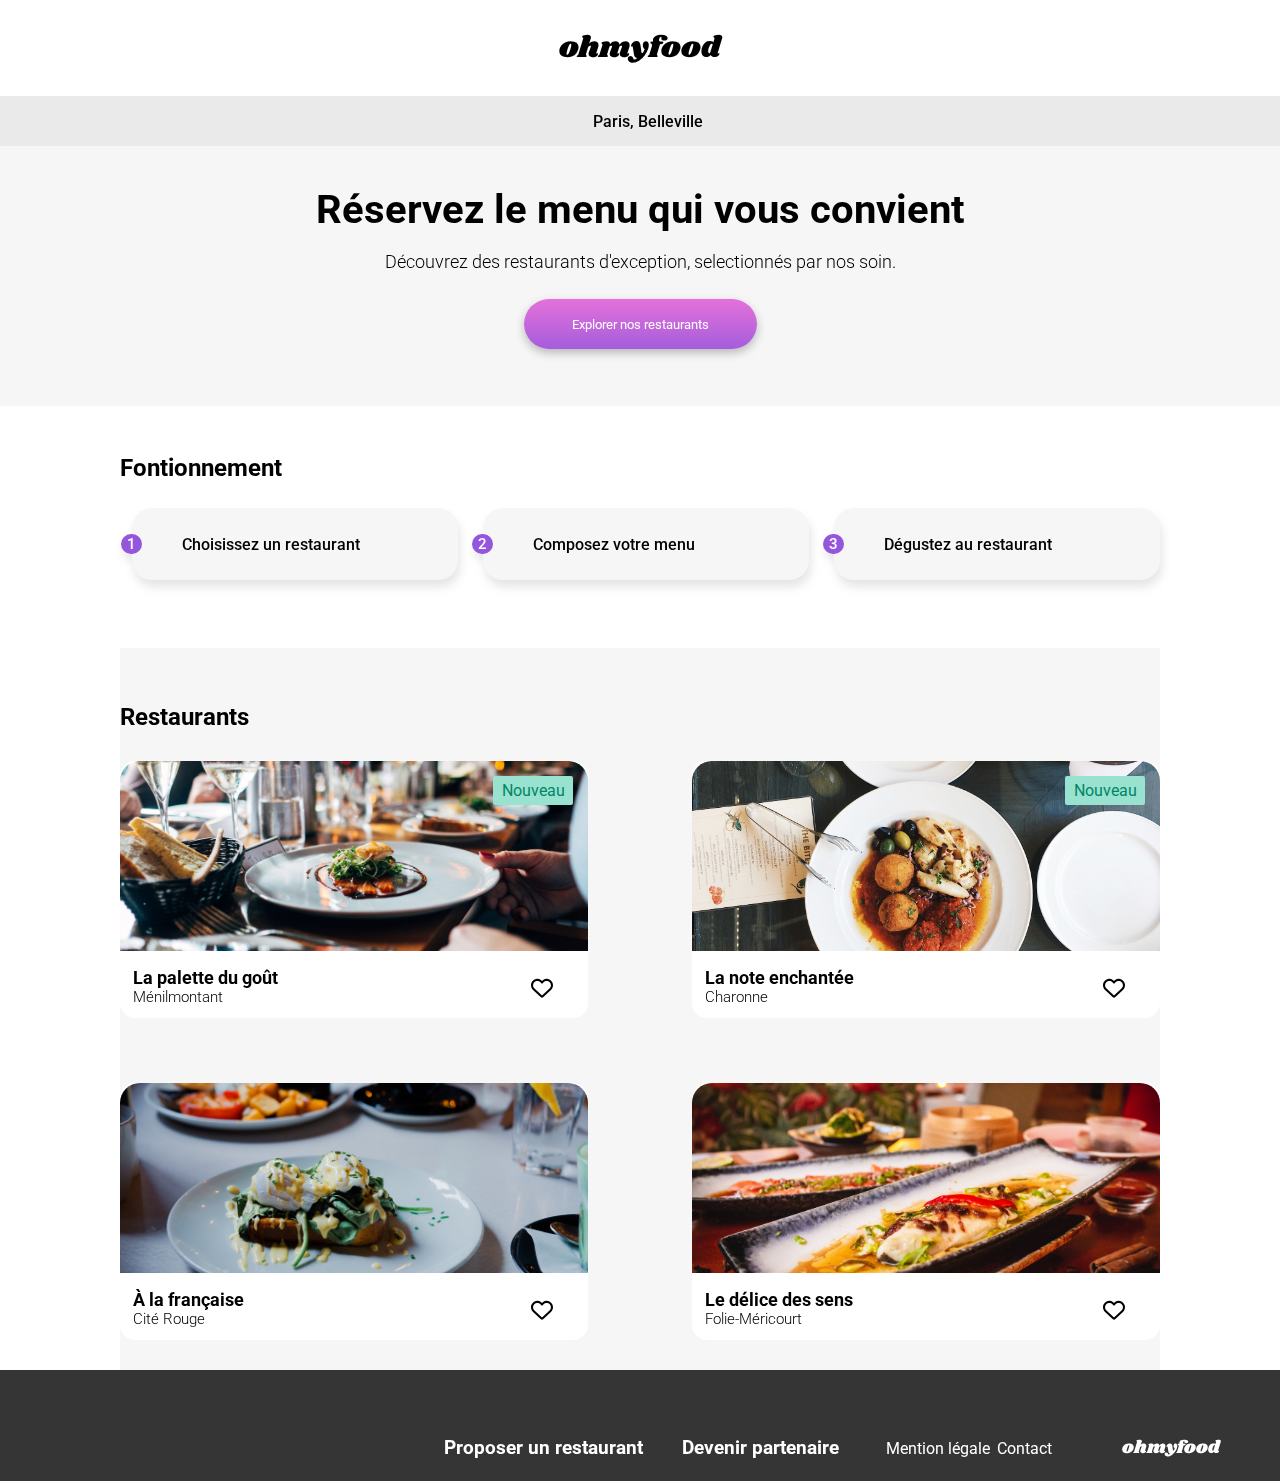
<file: index.html>
<!DOCTYPE html>
<html lang="fr">

<head>
    <meta charset="UTF-8">
    <meta name="viewport" content="width=device-width, initial-scale=1.0">
    <title>Ohmyfood - Réservez le menu qui vous convient</title>
    <link rel="preconnect" href="https://fonts.googleapis.com">
    <link rel="preconnect" href="https://fonts.gstatic.com" crossorigin>
    <link href="https://fonts.googleapis.com/css2?family=Roboto:wght@300;500;700&family=Shrikhand&display=swap"
        rel="stylesheet">
    <link rel="stylesheet" href="https://cdnjs.cloudflare.com/ajax/libs/font-awesome/6.2.1/css/all.min.css"
        integrity="sha512-MV7K8+y+gLIBoVD59lQIYicR65iaqukzvf/nwasF0nqhPay5w/9lJmVM2hMDcnK1OnMGCdVK+iQrJ7lzPJQd1w=="
        crossorigin="anonymous" referrerpolicy="no-referrer" />
    <link rel="stylesheet" href="./CSS/homepage.css">
</head>

<body>
    <div class="bloc">
        <div class="bloc-loader"></div>
    </div>

    <div class="main-container">
        <header>
            <p>ohmyfood</p>
        </header>

        <main>
            <!-- Localisation -->
            <section class="localisation">
                <i class="fa-sharp fa-solid fa-location-dot"></i>
                <h3>Paris, Belleville</h3>
            </section>

            <!-- Texte + bouton -->
            <section class="center">
                <h1>Réservez le menu qui vous convient</h1>
                <p>Découvrez des restaurants d'exception, selectionnés par nos soin.</p>
                <button type="button" class="button1">Explorer nos restaurants</button>
            </section>

            <!-- Fontionnement -->
            <section class="function">
                <h1>Fontionnement</h1>

                <div class="function-item">

                    <article class="item">
                        <div class="number">
                            <h3>1</h3>
                        </div>
                        <div class="fun">
                            <i class="fa-solid fa-mobile-screen-button"></i>
                            <h3>Choisissez un restaurant</h3>
                        </div>
                    </article>

                    <article class="item">
                        <div class="number">
                            <h3>2</h3>
                        </div>
                        <div class="fun">
                            <i class="fa-solid fa-list-ul"></i>
                            <h3>Composez votre menu</h3>
                        </div>
                    </article>

                    <article class="item">
                        <div class="number">
                            <h3>3</h3>
                        </div>
                        <div class="fun">
                            <i class="fa-sharp fa-solid fa-store"></i>
                            <h3>Dégustez au restaurant</h3>
                        </div>
                    </article>

                </div>
            </section>

            <!-- Restaurants -->
            <section class="restaurant" id="restau">
                <h1>Restaurants</h1>

                <div class="restaurant-card">

                    <a href="./restaurant/palette.html">
                        <article class="card">
                            <div class="new">
                                <p>Nouveau</p>
                            </div>
                            <img src="./images/restaurants/jay-wennington-N_Y88TWmGwA-unsplash.jpg"
                                alt="La palette du goût">
                            <div class="card-content">
                                <div class="card-txt">
                                    <h2 class="card-title">La palette du goût</h2>
                                    <p class="card-subtitle">Ménilmontant</p>
                                </div>
                                <span class="card__heart">
                                    <img src="./images/heart.svg" class="heart heart_empty" alt="Petit coeur">
                                    <img src="./images/heart_full.svg" class="heart heart_full" alt="Petit coeur">
                                </span>
                            </div>
                        </article>
                    </a>

                    <a href="./restaurant/note.html">
                        <article class="card">
                            <div class="new">
                                <p>Nouveau</p>
                            </div>
                            <img src="./images/restaurants/stil-u2Lp8tXIcjw-unsplash.jpg" alt="La note enchantée">
                            <div class="card-content">
                                <div class="card-txt">
                                    <h2 class="card-title">La note enchantée</h2>
                                    <p class="card-subtitle">Charonne</p>
                                </div>
                                <span class="card__heart">
                                    <img src="./images/heart.svg" class="heart heart_empty" alt="Petit coeur">
                                    <img src="./images/heart_full.svg" class="heart heart_full" alt="Petit coeur">
                                </span>
                            </div>
                        </article>
                    </a>

                    <a href="./restaurant/francaise.html">
                        <article class="card">
                            <img src="./images/restaurants/toa-heftiba-DQKerTsQwi0-unsplash.jpg" alt="A la française">
                            <div class="card-content">
                                <div class="card-txt">
                                    <h2 class="card-title">À la française</h2>
                                    <p class="card-subtitle">Cité Rouge</p>
                                </div>
                                <span class="card__heart">
                                    <img src="./images/heart.svg" class="heart heart_empty" alt="Petit coeur">
                                    <img src="./images/heart_full.svg" class="heart heart_full" alt="Petit coeur">
                                </span>
                            </div>
                        </article>
                    </a>

                    <a href="./restaurant/delice.html">
                        <article class="card">
                            <img src="./images/restaurants/louis-hansel-shotsoflouis-qNBGVyOCY8Q-unsplash.jpg"
                                alt="Le délice des sens">
                            <div class="card-content">
                                <div class="card-txt">
                                    <h2 class="card-title">Le délice des sens</h2>
                                    <p class="card-subtitle">Folie-Méricourt</p>
                                </div>
                                <span class="card__heart">
                                    <img src="./images/heart.svg" class="heart heart_empty" alt="Petit coeur">
                                    <img src="./images/heart_full.svg" class="heart heart_full" alt="Petit coeur">
                                </span>
                            </div>
                        </article>
                    </a>
                </div>
            </section>
        </main>

        <footer>
            <div class="link">
                <div class="link1">
                    <div class="icon"><i class="fa-sharp fa-solid fa-utensils"></i></div>
                    <h3>Proposer un restaurant</h3>
                </div>

                <div class="link1">
                    <div class="icon"><i class="fa-solid fa-handshake-angle"></i></div>
                    <h3>Devenir partenaire</h3>
                </div>

                <div class="contact">
                    <p>Mention légale</p>
                    <p>Contact</p>
                </div>
            </div>

            <div class="logo">
                <p>ohmyfood</p>
            </div>
        </footer>
    </div>
</body>

</html>
</file>
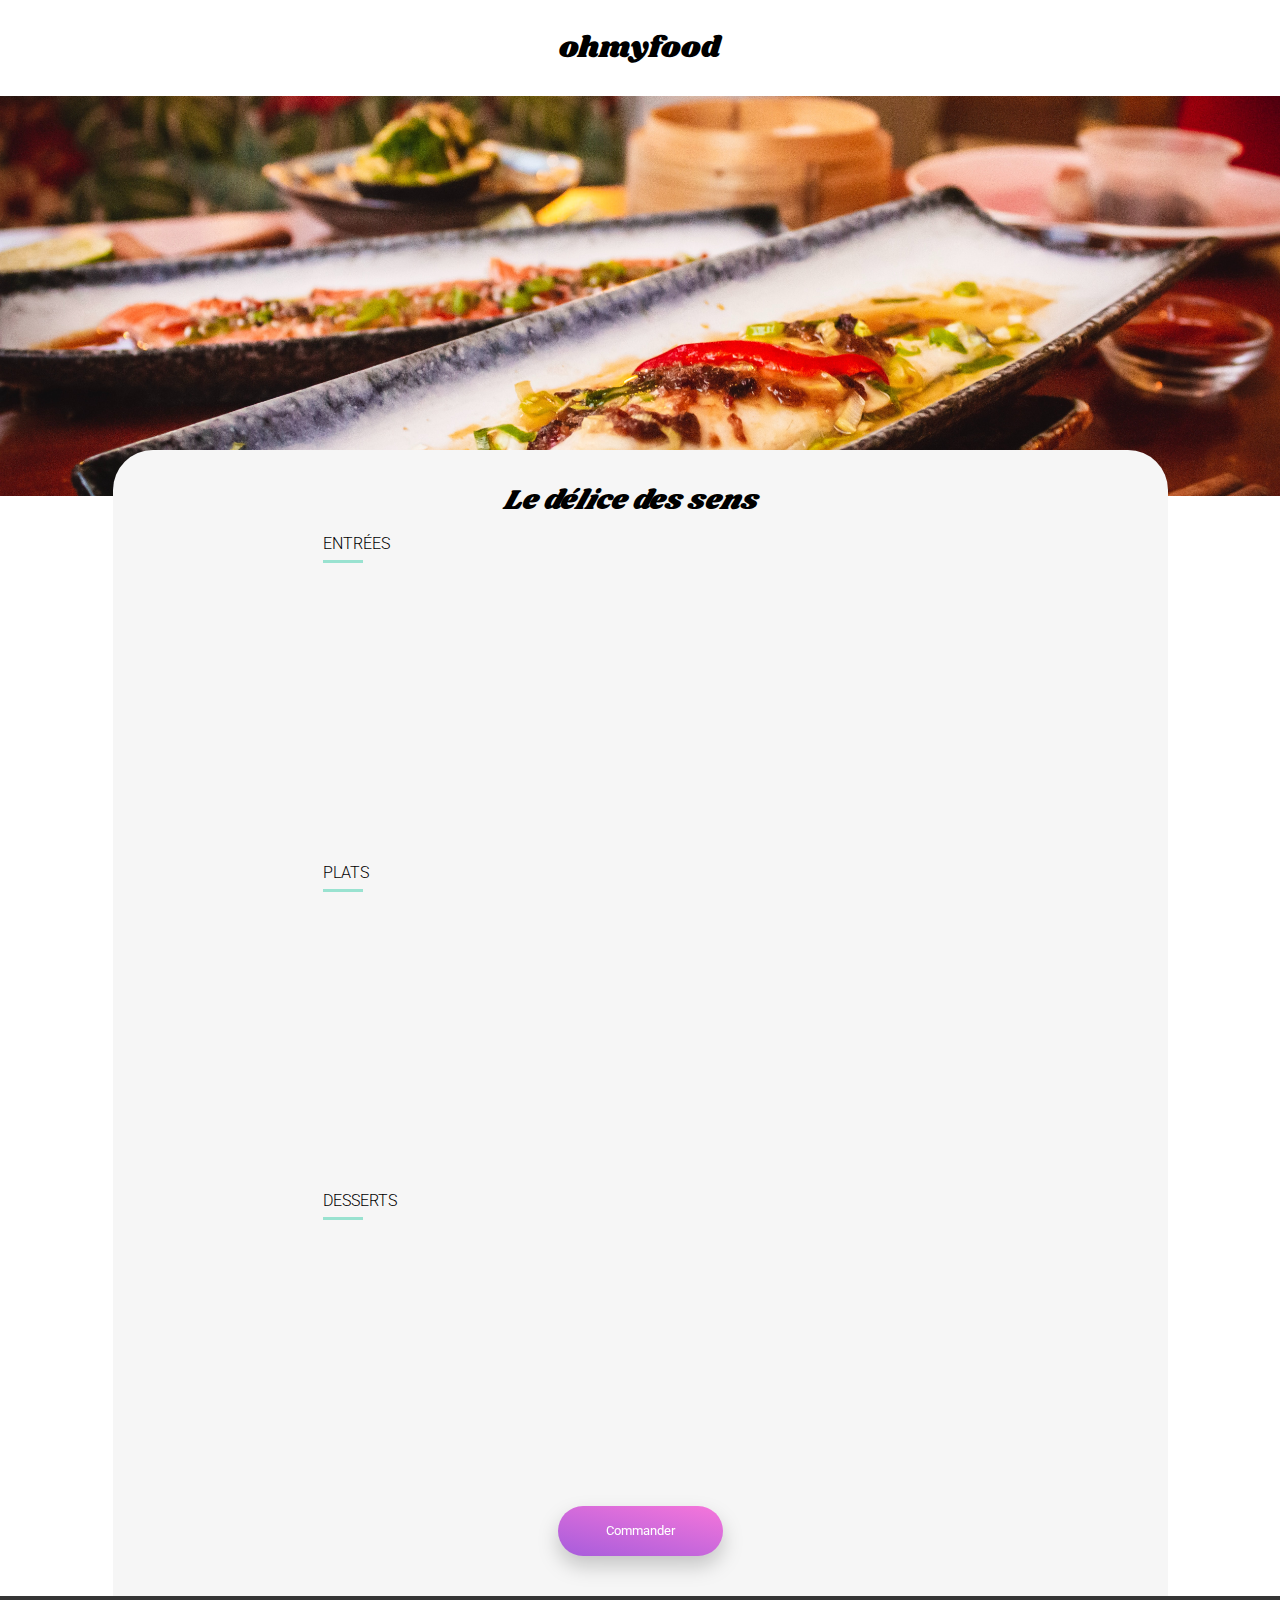
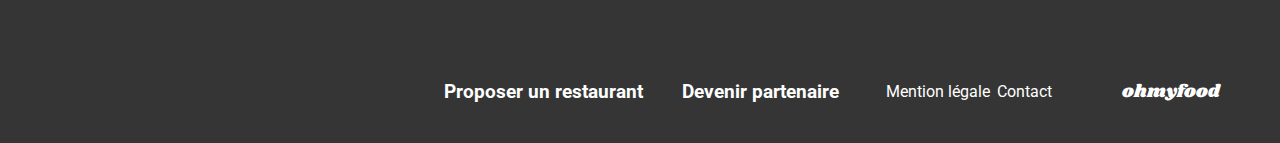
<file: restaurant/delice.html>
<!DOCTYPE html>
<html lang="fr">

<head>
    <meta charset="UTF-8">
    <meta name="viewport" content="width=device-width, initial-scale=1.0">
    <title>Le délice des sens - Réservez le menu qui vous convient</title>
    <link rel="preconnect" href="https://fonts.googleapis.com">
    <link rel="preconnect" href="https://fonts.gstatic.com" crossorigin>
    <link href="https://fonts.googleapis.com/css2?family=Roboto:wght@300;500;700&family=Shrikhand&display=swap"
        rel="stylesheet">
    <link rel="stylesheet" href="https://cdnjs.cloudflare.com/ajax/libs/font-awesome/6.2.1/css/all.min.css"
        integrity="sha512-MV7K8+y+gLIBoVD59lQIYicR65iaqukzvf/nwasF0nqhPay5w/9lJmVM2hMDcnK1OnMGCdVK+iQrJ7lzPJQd1w=="
        crossorigin="anonymous" referrerpolicy="no-referrer" />
    <link rel="stylesheet" href="../CSS/style.css">
</head>

<body>
    <div class="main-container">
        <header>
            <div class="back">
                <a href="../index.html"><i class="fas fa-arrow-left"></i></a>
            </div>
            <p class="header-title">ohmyfood</p>
        </header>

        <!-- Bannière-->
        <div class="banniere">
            <img src="../images/restaurants/louis-hansel-shotsoflouis-qNBGVyOCY8Q-unsplash.jpg" alt="Le délice des sens">
        </div>

        <main>
            <!-- Menu -->
            <section class="menu">

                <div class="menu-title">
                    <h1>Le délice des sens</h1>
                    <span class="menu-title__heart" id="heart-icon">
                        <i class="far fa-heart" aria-hidden="true"></i>
                        <i class="fas fa-heart fa-heart-animated"></i>
                    </span>
                </div>

                <div class="menu-list">
                    <h2>ENTRÉES</h2>
                    <div class="underline"></div>

                    <div class="menu-card">
                        <article class="card anim-1">
                            <div class="card-content">
                                <div class="card-info">
                                    <div class="card-txt">
                                        <h3 class="card-title">Tartare de thon</h3>
                                        <p class="card-subtitle">Assaisonné au yuzu</p>
                                    </div>
                                    <div class="price">25 €</div>
                                </div>
                                <div class="card-check"><i class="far fa-check-circle"></i></div>
                            </div>
                        </article>

                        <article class="card anim-2">
                            <div class="card-content">
                                <div class="card-info">
                                    <div class="card-txt">
                                        <h3 class="card-title">Bouchée de homard croustillant</h3>
                                        <p class="card-subtitle">Et sa farandole de petits légumes</p>
                                    </div>
                                    <div class="price">35 €</div>
                                </div>
                                <div class="card-check"><i class="far fa-check-circle"></i></div>
                            </div>
                        </article>

                        <article class="card anim-3">
                            <div class="card-content">
                                <div class="card-info">
                                    <div class="card-txt">
                                        <h3 class="card-title">Velouté de cèpes </h3>
                                        <p class="card-subtitle">Aux truffes</p>
                                    </div>
                                    <div class="price">20 €</div>
                                </div>
                                <div class="card-check"><i class="far fa-check-circle"></i></div>
                            </div>
                        </article>
                    </div>

                </div>

                <div class="menu-list">
                    <h2>PLATS</h2>
                    <div class="underline"></div>

                    <div class="menu-card">
                        <article class="card anim-4">
                            <div class="card-content">
                                <div class="card-info">
                                    <div class="card-txt">
                                        <h3 class="card-title">Poulet rôti aux herbes de Provence </h3>
                                        <p class="card-subtitle">Et sa crème de truffe</p>
                                    </div>
                                    <div class="price">40 €</div>
                                </div>
                                <div class="card-check"><i class="far fa-check-circle"></i></div>
                            </div>
                        </article>

                        <article class="card anim-5">
                            <div class="card-content">
                                <div class="card-info">
                                    <div class="card-txt">
                                        <h3 class="card-title">Langouste rôtie</h3>
                                        <p class="card-subtitle">Et ses légumes de saison</p>
                                    </div>
                                    <div class="price">35 €</div>
                                </div>
                                <div class="card-check"><i class="far fa-check-circle"></i></div>
                            </div>
                        </article>

                        <article class="card anim-6">
                            <div class="card-content">
                                <div class="card-info">
                                    <div class="card-txt">
                                        <h3 class="card-title">Côte de bœuf Angus</h3>
                                        <p class="card-subtitle">Et sa purée de panais</p>
                                    </div>
                                    <div class="price">44 €</div>
                                </div>
                                <div class="card-check"><i class="far fa-check-circle"></i></div>
                            </div>
                        </article>

                    </div>

                </div>

                <div class="menu-list">
                    <h2>DESSERTS</h2>
                    <div class="underline"></div>

                    <div class="menu-card">
                        <article class="card anim-7">
                            <div class="card-content">
                                <div class="card-info">
                                    <div class="card-txt">
                                        <h3 class="card-title">Farandole de desserts</h3>
                                        <p class="card-subtitle">Du chef</p>
                                    </div>
                                    <div class="price">18 €</div>
                                </div>
                                <div class="card-check"><i class="far fa-check-circle"></i></div>
                            </div>
                        </article>

                        <article class="card anim-8">
                            <div class="card-content">
                                <div class="card-info">
                                    <div class="card-txt">
                                        <h3 class="card-title">Crème brulée</h3>
                                        <p class="card-subtitle">Revisitée</p>
                                    </div>
                                    <div class="price">22 €</div>
                                </div>
                                <div class="card-check"><i class="far fa-check-circle"></i></div>
                            </div>
                        </article>

                        <article class="card anim-9">
                            <div class="card-content">
                                <div class="card-info">
                                    <div class="card-txt">
                                        <h3 class="card-title">Tiramisu</h3>
                                        <p class="card-subtitle">À la noisette</p>
                                    </div>
                                    <div class="price">23 €</div>
                                </div>
                                <div class="card-check"><i class="far fa-check-circle"></i></div>
                            </div>
                        </article>
                    </div>

                </div>

                <button type="button" class="button1">Commander</button>

            </section>

        </main>

        <footer>
            <div class="link">
                <div class="link1">
                    <div class="icon"><i class="fa-sharp fa-solid fa-utensils"></i></div>
                    <h3>Proposer un restaurant</h3>
                </div>

                <div class="link1">
                    <div class="icon"><i class="fa-solid fa-handshake-angle"></i></div>
                    <h3>Devenir partenaire</h3>
                </div>

                <div class="contact">
                    <p>Mention légale</p>
                    <p>Contact</p>
                </div>
            </div>

            <div class="logo">
                <p>ohmyfood</p>
            </div>
        </footer>
    </div>
</body>
</file>
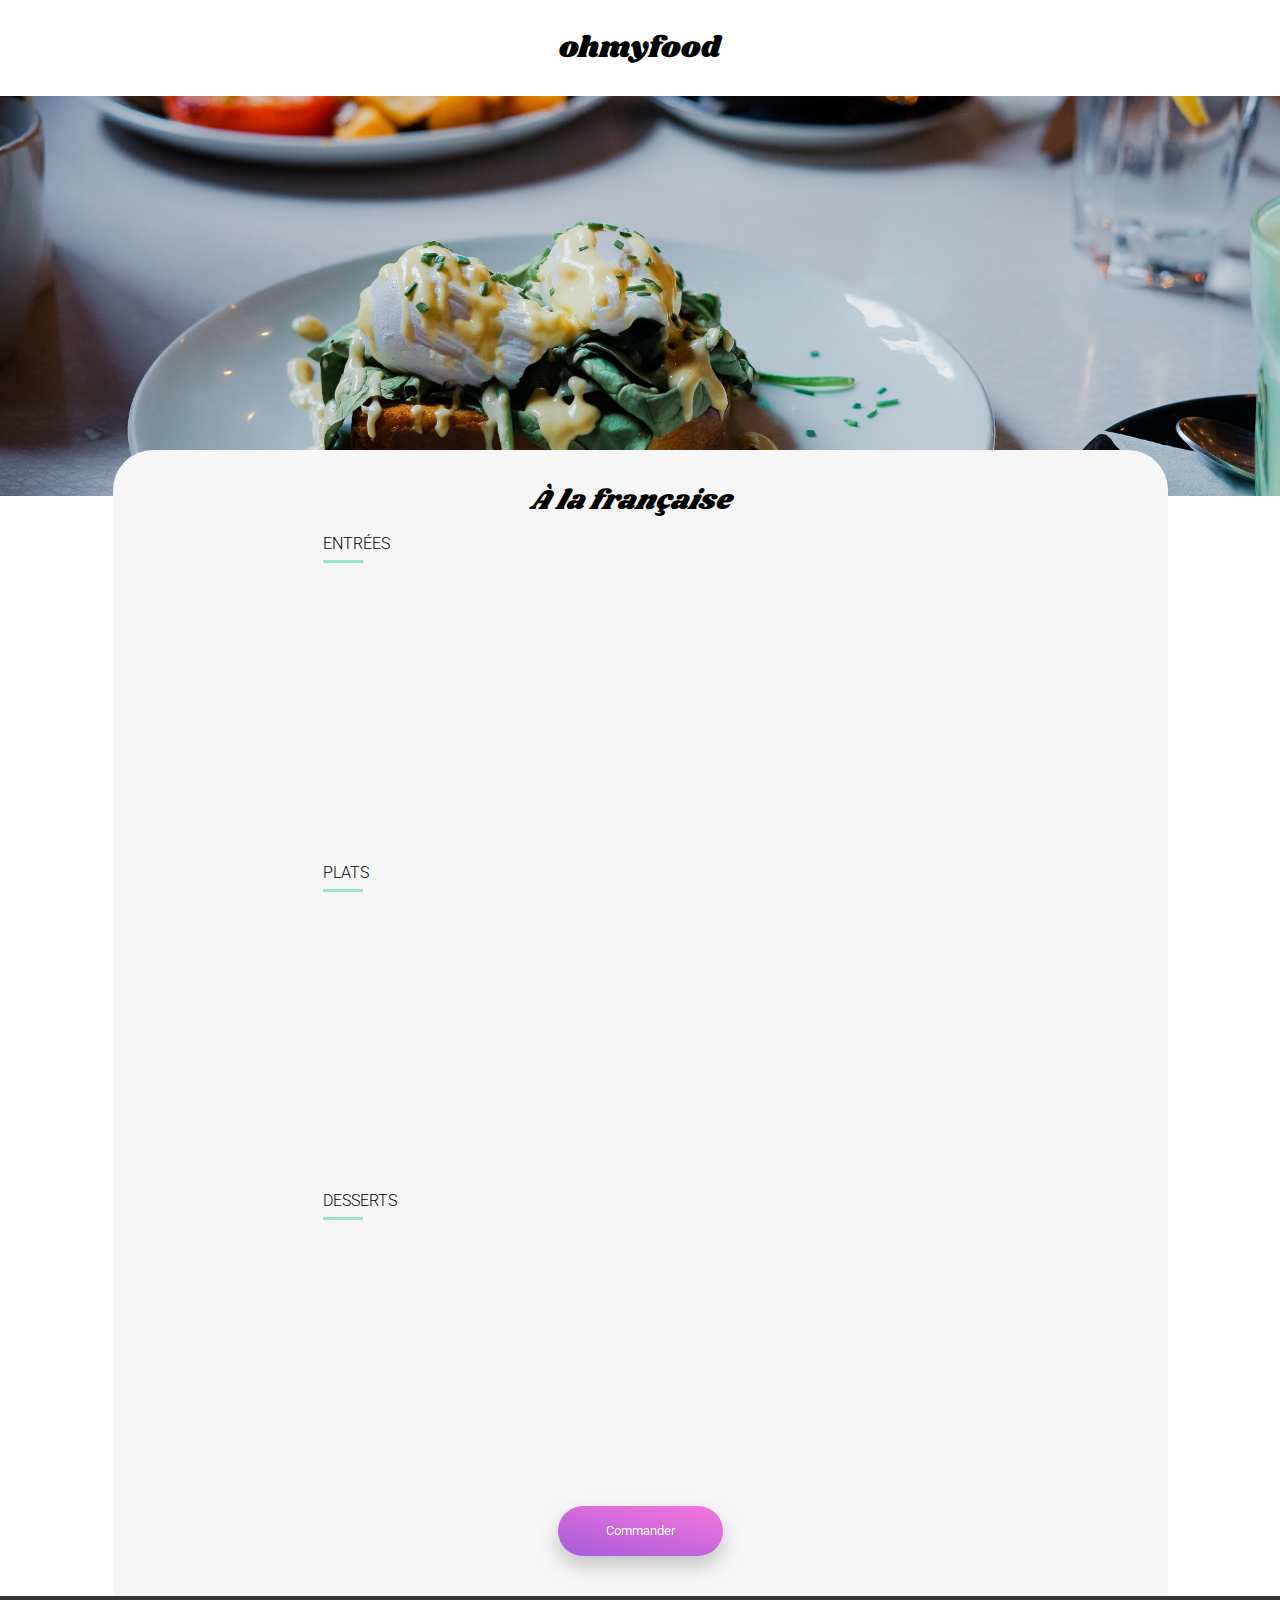
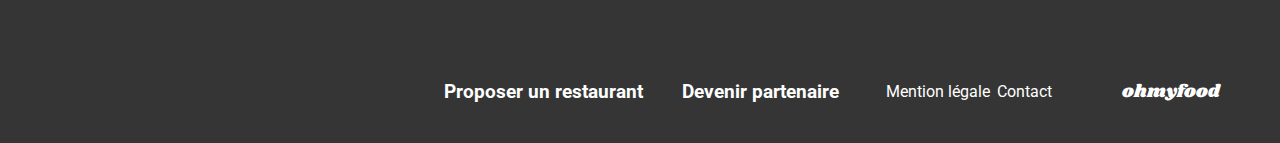
<file: restaurant/francaise.html>
<!DOCTYPE html>
<html lang="fr">

<head>
    <meta charset="UTF-8">
    <meta name="viewport" content="width=device-width, initial-scale=1.0">
    <title>À la française - Réservez le menu qui vous convient</title>
    <link rel="preconnect" href="https://fonts.googleapis.com">
    <link rel="preconnect" href="https://fonts.gstatic.com" crossorigin>
    <link href="https://fonts.googleapis.com/css2?family=Roboto:wght@300;500;700&family=Shrikhand&display=swap"
        rel="stylesheet">
    <link rel="stylesheet" href="https://cdnjs.cloudflare.com/ajax/libs/font-awesome/6.2.1/css/all.min.css"
        integrity="sha512-MV7K8+y+gLIBoVD59lQIYicR65iaqukzvf/nwasF0nqhPay5w/9lJmVM2hMDcnK1OnMGCdVK+iQrJ7lzPJQd1w=="
        crossorigin="anonymous" referrerpolicy="no-referrer" />
    <link rel="stylesheet" href="../CSS/style.css">
</head>

<body>
    <div class="main-container">
        <header>
            <div class="back">
                <a href="../index.html"><i class="fas fa-arrow-left"></i></a>
            </div>
            <p class="header-title">ohmyfood</p>
        </header>

        <!-- Bannière-->
        <div class="banniere">
            <img src="../images/restaurants/toa-heftiba-DQKerTsQwi0-unsplash.jpg" alt="À la française">
        </div>

        <main>
            <!-- Menu -->
            <section class="menu">

                <div class="menu-title">
                    <h1>À la française</h1>
                    <span class="menu-title__heart" id="heart-icon">
                        <i class="far fa-heart" aria-hidden="true"></i>
                        <i class="fas fa-heart fa-heart-animated"></i>
                    </span>
                </div>

                <div class="menu-list">
                    <h2>ENTRÉES</h2>
                    <div class="underline"></div>

                    <div class="menu-card">
                        <article class="card">
                            <div class="card-content">
                                <div class="card-info">
                                    <div class="card-txt">
                                        <h3 class="card-title">Tartare de poulpe acidulé</h3>
                                        <p class="card-subtitle">Aux zestes d'orange</p>
                                    </div>
                                    <div class="price">25 €</div>
                                </div>
                                <div class="card-check"><i class="far fa-check-circle"></i></div>
                            </div>
                        </article>

                        <article class="card">
                            <div class="card-content">
                                <div class="card-info">
                                    <div class="card-txt">
                                        <h3 class="card-title">Velouté de légumes d'antan</h3>
                                        <p class="card-subtitle">Carotte, panais, topinambour</p>
                                    </div>
                                    <div class="price">35 €</div>
                                </div>
                                <div class="card-check"><i class="far fa-check-circle"></i></div>
                            </div>
                        </article>

                        <article class="card">
                            <div class="card-content">
                                <div class="card-info">
                                    <div class="card-txt">
                                        <h3 class="card-title">Soupe à l'oignon</h3>
                                        <p class="card-subtitle">Revisitée</p>
                                    </div>
                                    <div class="price">20 €</div>
                                </div>
                                <div class="card-check"><i class="far fa-check-circle"></i></div>
                            </div>
                        </article>
                    </div>

                </div>

                <div class="menu-list">
                    <h2>PLATS</h2>
                    <div class="underline"></div>

                    <div class="menu-card">
                        <article class="card">
                            <div class="card-content">
                                <div class="card-info">
                                    <div class="card-txt">
                                        <h3 class="card-title">Coquilles Saint-Jacques</h3>
                                        <p class="card-subtitle">Accompagnées d'une purée de panais</p>
                                    </div>
                                    <div class="price">40 €</div>
                                </div>
                                <div class="card-check"><i class="far fa-check-circle"></i></div>
                            </div>
                        </article>

                        <article class="card">
                            <div class="card-content">
                                <div class="card-info">
                                    <div class="card-txt">
                                        <h3 class="card-title">Magret de canard</h3>
                                        <p class="card-subtitle">Et parmentier de pommes de terre</p>
                                    </div>
                                    <div class="price">35 €</div>
                                </div>
                                <div class="card-check"><i class="far fa-check-circle"></i></div>
                            </div>
                        </article>

                        <article class="card">
                            <div class="card-content">
                                <div class="card-info">
                                    <div class="card-txt">
                                        <h3 class="card-title">Pigeonneau d'Ille-et-Vilaine</h3>
                                        <p class="card-subtitle">Sur son lit de gnocchis aux légumes</p>
                                    </div>
                                    <div class="price">44 €</div>
                                </div>
                                <div class="card-check"><i class="far fa-check-circle"></i></div>
                            </div>
                        </article>

                    </div>

                </div>

                <div class="menu-list">
                    <h2>DESSERTS</h2>
                    <div class="underline"></div>

                    <div class="menu-card">
                        <article class="card">
                            <div class="card-content">
                                <div class="card-info">
                                    <div class="card-txt">
                                        <h3 class="card-title">Pétales de violettes glacés</h3>
                                        <p class="card-subtitle">Et purée de noisettes</p>
                                    </div>
                                    <div class="price">18 €</div>
                                </div>
                                <div class="card-check"><i class="far fa-check-circle"></i></div>
                            </div>
                        </article>

                        <article class="card">
                            <div class="card-content">
                                <div class="card-info">
                                    <div class="card-txt">
                                        <h3 class="card-title">Fondant au chocolat</h3>
                                        <p class="card-subtitle">Revisitée</p>
                                    </div>
                                    <div class="price">22 €</div>
                                </div>
                                <div class="card-check"><i class="far fa-check-circle"></i></div>
                            </div>
                        </article>

                        <article class="card">
                            <div class="card-content">
                                <div class="card-info">
                                    <div class="card-txt">
                                        <h3 class="card-title">Millefeuille croustillant</h3>
                                        <p class="card-subtitle">Myrtilles et pâte d’amande</p>
                                    </div>
                                    <div class="price">23 €</div>
                                </div>
                                <div class="card-check"><i class="far fa-check-circle"></i></div>
                            </div>
                        </article>
                    </div>

                </div>

                <button type="button" class="button1">Commander</button>

            </section>

        </main>

        <footer>
            <div class="link">
                <div class="link1">
                    <div class="icon"><i class="fa-sharp fa-solid fa-utensils"></i></div>
                    <h3>Proposer un restaurant</h3>
                </div>

                <div class="link1">
                    <div class="icon"><i class="fa-solid fa-handshake-angle"></i></div>
                    <h3>Devenir partenaire</h3>
                </div>

                <div class="contact">
                    <p>Mention légale</p>
                    <p>Contact</p>
                </div>
            </div>

            <div class="logo">
                <p>ohmyfood</p>
            </div>
        </footer>
    </div>
</body>
</file>
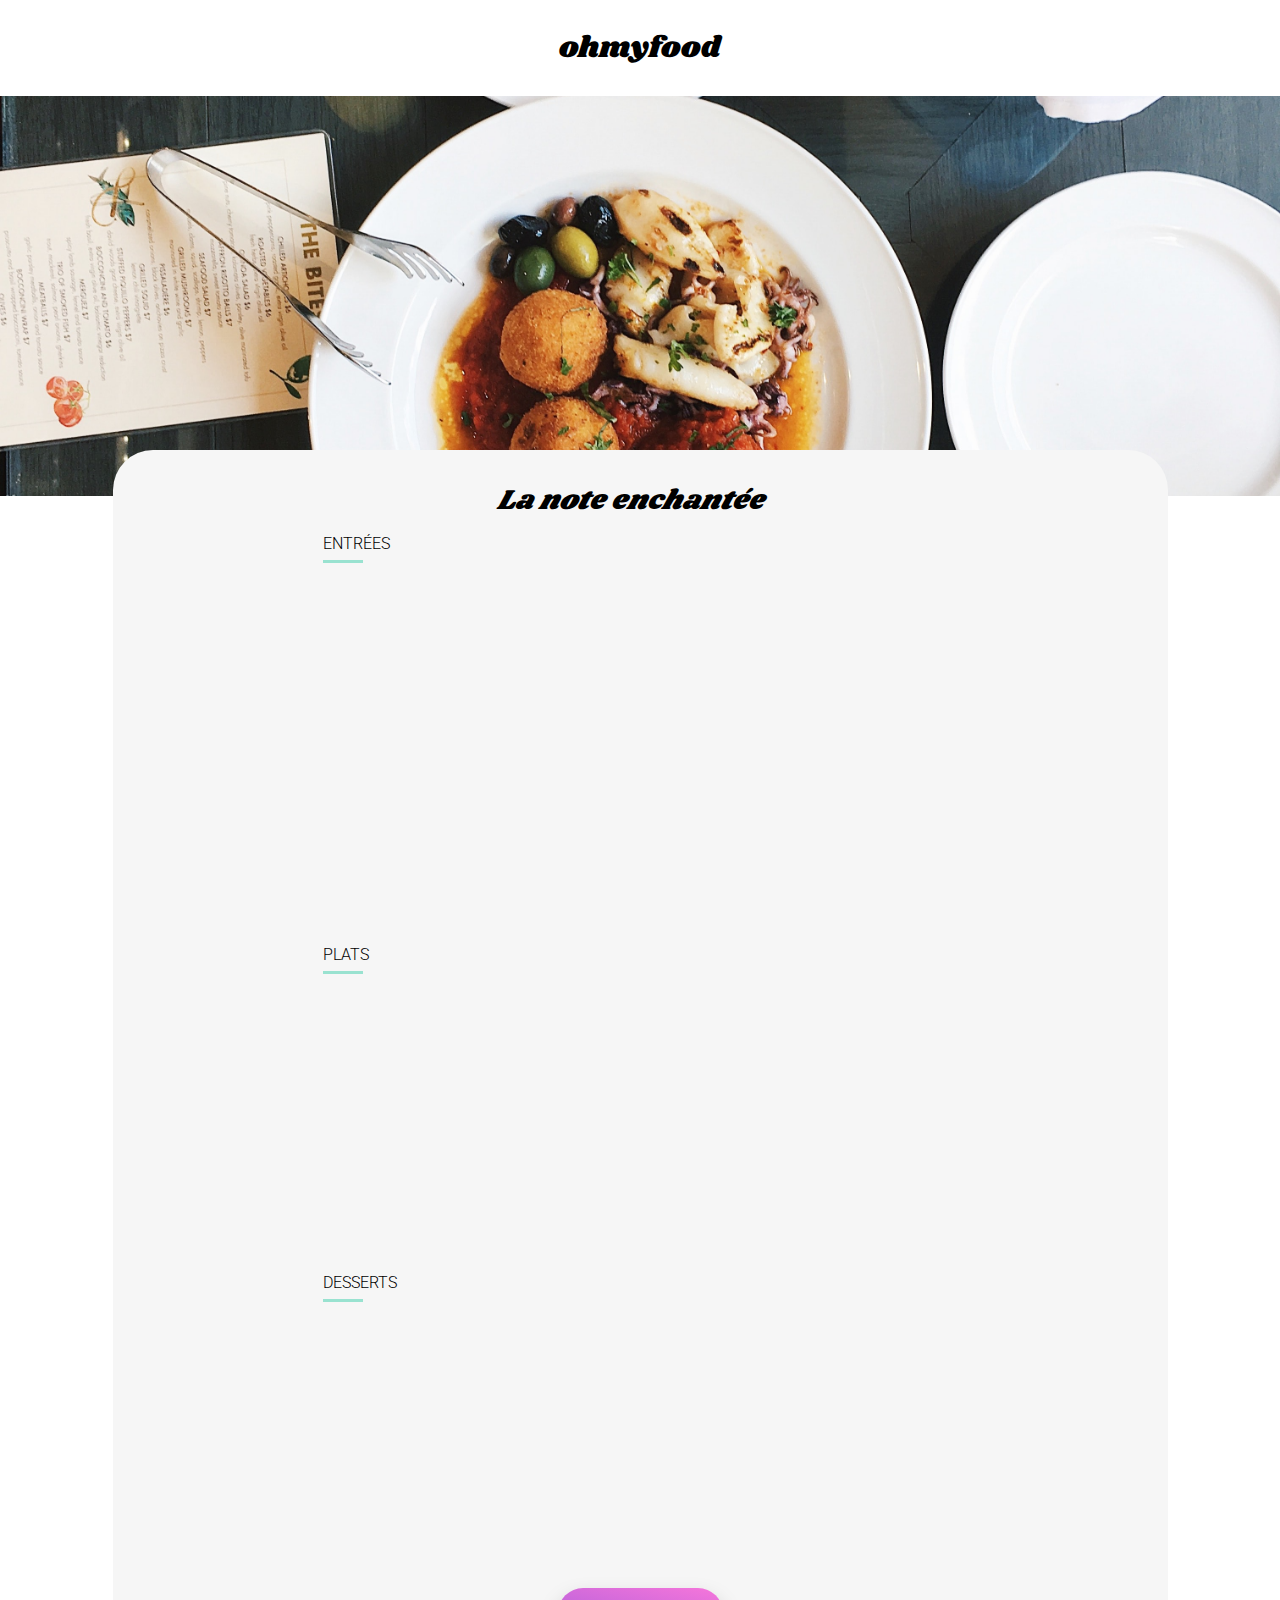
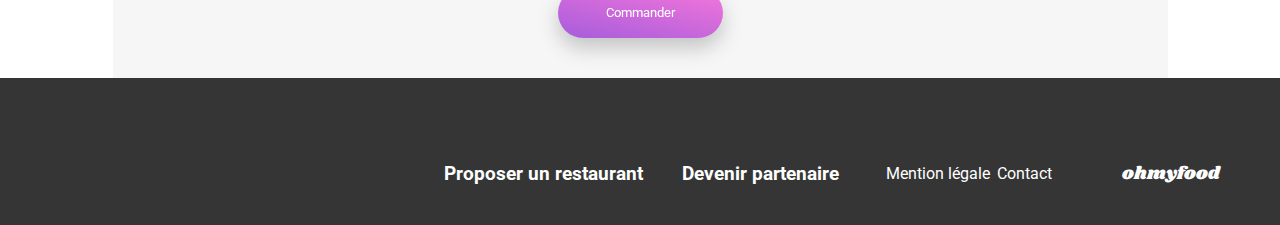
<file: restaurant/note.html>
<!DOCTYPE html>
<html lang="fr">

<head>
    <meta charset="UTF-8">
    <meta name="viewport" content="width=device-width, initial-scale=1.0">
    <title>La note enchantée - Réservez le menu qui vous convient</title>
    <link rel="preconnect" href="https://fonts.googleapis.com">
    <link rel="preconnect" href="https://fonts.gstatic.com" crossorigin>
    <link href="https://fonts.googleapis.com/css2?family=Roboto:wght@300;500;700&family=Shrikhand&display=swap"
        rel="stylesheet">
    <link rel="stylesheet" href="https://cdnjs.cloudflare.com/ajax/libs/font-awesome/6.2.1/css/all.min.css"
        integrity="sha512-MV7K8+y+gLIBoVD59lQIYicR65iaqukzvf/nwasF0nqhPay5w/9lJmVM2hMDcnK1OnMGCdVK+iQrJ7lzPJQd1w=="
        crossorigin="anonymous" referrerpolicy="no-referrer" />
    <link rel="stylesheet" href="../CSS/style.css">
</head>

<body>
    <div class="main-container">
        <header>
            <div class="back">
                <a href="../index.html"><i class="fas fa-arrow-left"></i></a>
            </div>
            <p>ohmyfood</p>
        </header>

        <!-- Bannière-->
        <div class="banniere">
            <img src="../images/restaurants/stil-u2Lp8tXIcjw-unsplash.jpg" alt="La note enchantée">
        </div>
        
        <main>
            <!-- Menu -->
            <section class="menu">

                <div class="menu-title">
                    <h1>La note enchantée</h1>
                    <span class="menu-title__heart" id="heart-icon">
                        <i class="far fa-heart" aria-hidden="true"></i>
                        <i class="fas fa-heart fa-heart-animated"></i>
                    </span>
                </div>

                <div class="menu-list">
                    <h2>ENTRÉES</h2>
                    <div class="underline"></div>

                    <div class="menu-card">
                        <article class="card">
                            <div class="card-content">
                                <div class="card-info">
                                    <div class="card-txt">
                                        <h3 class="card-title">Ravioles de foie gras</h3>
                                        <p class="card-subtitle">Accompagnées de leur crème à la truffe</p>
                                    </div>
                                    <div class="price">25 €</div>
                                </div>
                                <div class="card-check"><i class="far fa-check-circle"></i></div>
                            </div>
                        </article>

                        <article class="card">
                            <div class="card-content">
                                <div class="card-info">
                                    <div class="card-txt">
                                        <h3 class="card-title">Caviar osciètre</h3>
                                        <p class="card-subtitle">Sur blini à la farine de blé noir</p>
                                    </div>
                                    <div class="price">35 €</div>
                                </div>
                                <div class="card-check"><i class="far fa-check-circle"></i></div>
                            </div>
                        </article>

                        <article class="card">
                            <div class="card-content">
                                <div class="card-info">
                                    <div class="card-txt">
                                        <h3 class="card-title">Homard et espuma de potiron</h3>
                                        <p class="card-subtitle">Marinés aux zestes d'orange</p>
                                    </div>
                                    <div class="price">20 €</div>
                                </div>
                                <div class="card-check"><i class="far fa-check-circle"></i></div>
                            </div>
                        </article>

                        <article class="card">
                            <div class="card-content">
                                <div class="card-info">
                                    <div class="card-txt">
                                        <h3 class="card-title">Foie gras de canard cuit entier</h3>
                                        <p class="card-subtitle">Confiture de figue et pain toasté</p>
                                    </div>
                                    <div class="price">
                                        <h4>35 €</h4>
                                    </div>
                                </div>
                                <div class="card-check"><i class="far fa-check-circle"></i></div>
                            </div>
                        </article>
                    </div>

                </div>

                <div class="menu-list">
                    <h2>PLATS</h2>
                    <div class="underline"></div>

                    <div class="menu-card">
                        <article class="card">
                            <div class="card-content">
                                <div class="card-info">
                                    <div class="card-txt">
                                        <h3 class="card-title">Noix de coquilles Saint-Jacques</h3>
                                        <p class="card-subtitle">Sur lit de purée de céleri-rave</p>
                                    </div>
                                    <div class="price">40 €</div>
                                </div>
                                <div class="card-check"><i class="far fa-check-circle"></i></div>
                            </div>
                        </article>

                        <article class="card">
                            <div class="card-content">
                                <div class="card-info">
                                    <div class="card-txt">
                                        <h3 class="card-title">Langouste poêlée</h3>
                                        <p class="card-subtitle">Purée de patate douce</p>
                                    </div>
                                    <div class="price">35 €</div>
                                </div>
                                <div class="card-check"><i class="far fa-check-circle"></i></div>
                            </div>
                        </article>

                        <article class="card">
                            <div class="card-content">
                                <div class="card-info">
                                    <div class="card-txt">
                                        <h3 class="card-title">Mijoté de queue de bœuf</h3>
                                        <p class="card-subtitle">Et riz sauvage aux zestes de citron</p>
                                    </div>
                                    <div class="price">44 €</div>
                                </div>
                                <div class="card-check"><i class="far fa-check-circle"></i></div>
                            </div>
                        </article>

                    </div>

                </div>

                <div class="menu-list">
                    <h2>DESSERTS</h2>
                    <div class="underline"></div>

                    <div class="menu-card">
                        <article class="card">
                            <div class="card-content">
                                <div class="card-info">
                                    <div class="card-txt">
                                        <h3 class="card-title">Macaron noisette et chocolat</h3>
                                        <p class="card-subtitle">Glace au caramel brun et sel de Guérande</p>
                                    </div>
                                    <div class="price">18 €</div>
                                </div>
                                <div class="card-check"><i class="far fa-check-circle"></i></div>
                            </div>
                        </article>

                        <article class="card">
                            <div class="card-content">
                                <div class="card-info">
                                    <div class="card-txt">
                                        <h3 class="card-title">Baba au rhum revisité</h3>
                                        <p class="card-subtitle">Avec son coulis de citron</p>
                                    </div>
                                    <div class="price">22 €</div>
                                </div>
                                <div class="card-check"><i class="far fa-check-circle"></i></div>
                            </div>
                        </article>

                        <article class="card">
                            <div class="card-content">
                                <div class="card-info">
                                    <div class="card-txt">
                                        <h3 class="card-title">Tarte au citron meringuée</h3>
                                        <p class="card-subtitle">Déstructurée</p>
                                    </div>
                                    <div class="price">23 €</div>
                                </div>
                                <div class="card-check"><i class="far fa-check-circle"></i></div>
                            </div>
                        </article>
                    </div>

                </div>

                <button type="button" class="button1">Commander</button>

            </section>

        </main>

        <footer>
            <div class="link">
                <div class="link1">
                    <div class="icon"><i class="fa-sharp fa-solid fa-utensils"></i></div>
                    <h3>Proposer un restaurant</h3>
                </div>

                <div class="link1">
                    <div class="icon"><i class="fa-solid fa-handshake-angle"></i></div>
                    <h3>Devenir partenaire</h3>
                </div>

                <div class="contact">
                    <p>Mention légale</p>
                    <p>Contact</p>
                </div>
            </div>

            <div class="logo">
                <p>ohmyfood</p>
            </div>
        </footer>
    </div>
</body>
</file>
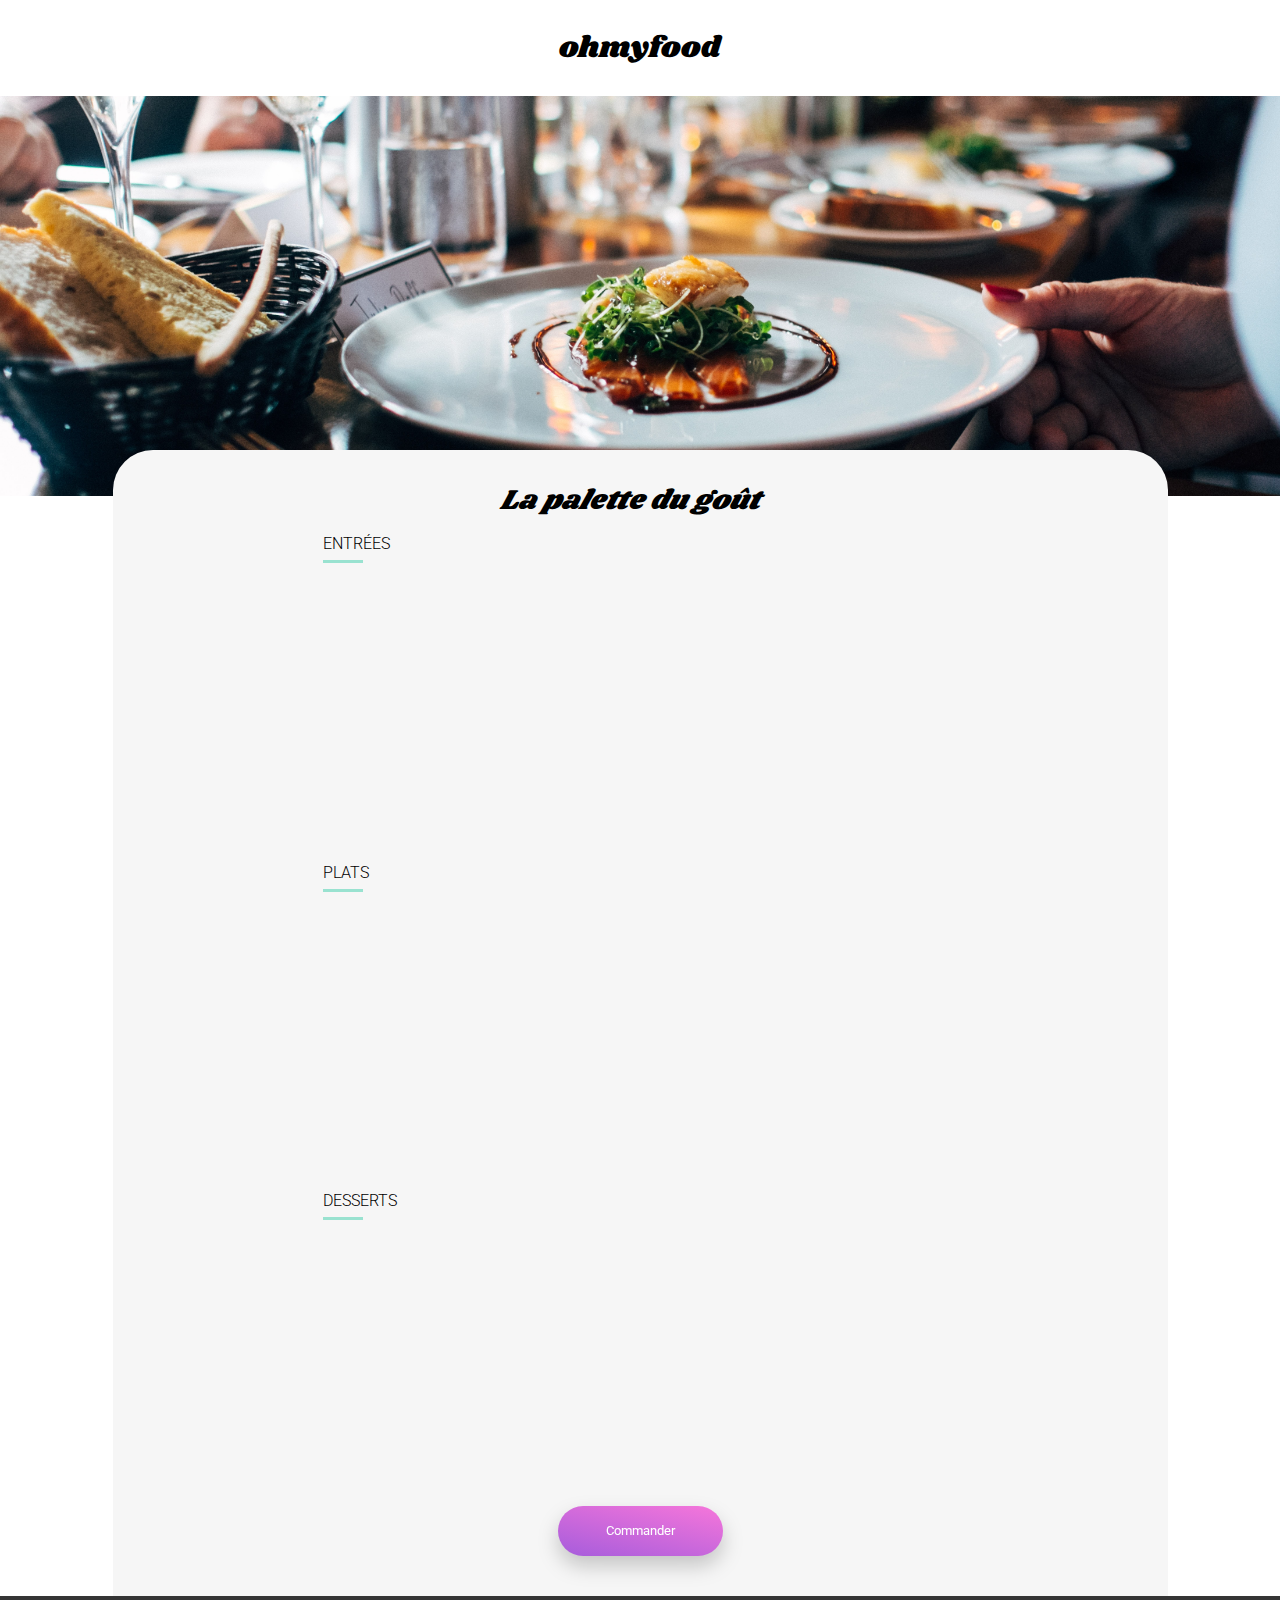
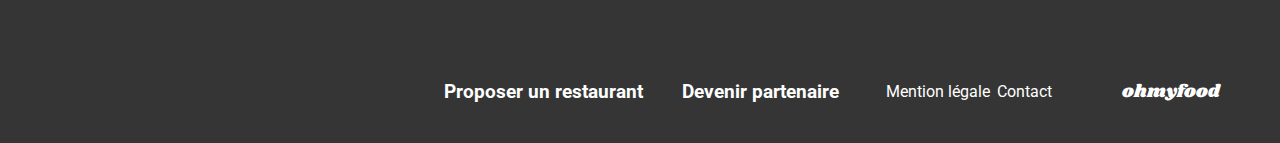
<file: restaurant/palette.html>
<!DOCTYPE html>
<html lang="fr">

<head>
    <meta charset="UTF-8">
    <meta name="viewport" content="width=device-width, initial-scale=1.0">
    <title>La palette du goût - Réservez le menu qui vous convient</title>
    <link rel="preconnect" href="https://fonts.googleapis.com">
    <link rel="preconnect" href="https://fonts.gstatic.com" crossorigin>
    <link href="https://fonts.googleapis.com/css2?family=Roboto:wght@300;500;700&family=Shrikhand&display=swap"
        rel="stylesheet">
    <link rel="stylesheet" href="https://cdnjs.cloudflare.com/ajax/libs/font-awesome/6.2.1/css/all.min.css"
        integrity="sha512-MV7K8+y+gLIBoVD59lQIYicR65iaqukzvf/nwasF0nqhPay5w/9lJmVM2hMDcnK1OnMGCdVK+iQrJ7lzPJQd1w=="
        crossorigin="anonymous" referrerpolicy="no-referrer" />
    <link rel="stylesheet" href="../CSS/style.css">
</head>

<body>
    <div class="main-container">
        <header>
            <div class="back">
                <a href="../index.html"><i class="fas fa-arrow-left"></i></a>
            </div>
            <p class="header-title">ohmyfood</p>
        </header>

        <!-- Bannière-->
        <div class="banniere">
            <img src="../images/restaurants/jay-wennington-N_Y88TWmGwA-unsplash.jpg" alt="La palette du goût">
        </div>
        
        <main>
            <!-- Menu -->
            <section class="menu">

                <div class="menu-title">
                    <h1>La palette du goût</h1>
                    <span class="menu-title__heart" id="heart-icon">
                        <i class="far fa-heart" aria-hidden="true"></i>
                        <i class="fas fa-heart fa-heart-animated"></i>
                    </span>
                </div>

                <div class="menu-list">
                    <h2>ENTRÉES</h2>
                    <div class="underline"></div>

                    <div class="menu-card">
                        <article class="card">
                            <div class="card-content">
                                <div class="card-info">
                                    <div class="card-txt">
                                        <h3 class="card-title">Fricassée d'escargots</h3>
                                        <p class="card-subtitle">Au piment d'Espelette</p>
                                    </div>
                                    <div class="price">25 €</div>
                                </div>
                                <div class="card-check"><i class="far fa-check-circle"></i></div>
                            </div>
                        </article>

                        <article class="card">
                            <div class="card-content">
                                <div class="card-info">
                                    <div class="card-txt">
                                        <h3 class="card-title">Foie gras de canard mi-cuit</h3>
                                        <p class="card-subtitle">Et ses copeaux de truffe noire</p>
                                    </div>
                                    <div class="price">35 €</div>
                                </div>
                                <div class="card-check"><i class="far fa-check-circle"></i></div>
                            </div>
                        </article>

                        <article class="card">
                            <div class="card-content">
                                <div class="card-info">
                                    <div class="card-txt">
                                        <h3 class="card-title">Œuf au plat</h3>
                                        <p class="card-subtitle">Assaisonné à la truffe sur lit de caviar</p>
                                    </div>
                                    <div class="price">20 €</div>
                                </div>
                                <div class="card-check"><i class="far fa-check-circle"></i></div>
                            </div>
                        </article>
                    </div>

                </div>

                <div class="menu-list">
                    <h2>PLATS</h2>
                    <div class="underline"></div>

                    <div class="menu-card">
                        <article class="card">
                            <div class="card-content">
                                <div class="card-info">
                                    <div class="card-txt">
                                        <h3 class="card-title">Filet de bœuf aux herbes</h3>
                                        <p class="card-subtitle">Accompagné de sa ribambelle de légumes</p>
                                    </div>
                                    <div class="price">40 €</div>
                                </div>
                                <div class="card-check"><i class="far fa-check-circle"></i></div>
                            </div>
                        </article>

                        <article class="card">
                            <div class="card-content">
                                <div class="card-info">
                                    <div class="card-txt">
                                        <h3 class="card-title">Parmentier de queue de bœuf</h3>
                                        <p class="card-subtitle">À la truffe noire sur sa purée de panais</p>
                                    </div>
                                    <div class="price">35 €</div>
                                </div>
                                <div class="card-check"><i class="far fa-check-circle"></i></div>
                            </div>
                        </article>

                        <article class="card">
                            <div class="card-content">
                                <div class="card-info">
                                    <div class="card-txt">
                                        <h3 class="card-title">Filet de turbot</h3>
                                        <p class="card-subtitle">Aux agrumes</p>
                                    </div>
                                    <div class="price">44 €</div>
                                </div>
                                <div class="card-check"><i class="far fa-check-circle"></i></div>
                            </div>
                        </article>

                    </div>

                </div>

                <div class="menu-list">
                    <h2>DESSERTS</h2>
                    <div class="underline"></div>

                    <div class="menu-card">
                        <article class="card">
                            <div class="card-content">
                                <div class="card-info">
                                    <div class="card-txt">
                                        <h3 class="card-title">Paris-Brest</h3>
                                        <p class="card-subtitle">Revisité</p>
                                    </div>
                                    <div class="price">18 €</div>
                                </div>
                                <div class="card-check"><i class="far fa-check-circle"></i></div>
                            </div>
                        </article>

                        <article class="card">
                            <div class="card-content">
                                <div class="card-info">
                                    <div class="card-txt">
                                        <h3 class="card-title">Macaron au chocolat d'exception</h3>
                                        <p class="card-subtitle">Et glace à la vanille de Madagascar</p>
                                    </div>
                                    <div class="price">22 €</div>
                                </div>
                                <div class="card-check"><i class="far fa-check-circle"></i></div>
                            </div>
                        </article>

                        <article class="card">
                            <div class="card-content">
                                <div class="card-info">
                                    <div class="card-txt">
                                        <h3 class="card-title">Mousse au chocolat</h3>
                                        <p class="card-subtitle">Au piment d'Espelette et à la truffe noire</p>
                                    </div>
                                    <div class="price">23 €</div>
                                </div>
                                <div class="card-check"><i class="far fa-check-circle"></i></div>
                            </div>
                        </article>
                    </div>

                </div>

                <button type="button" class="button1">Commander</button>

            </section>

        </main>

        <footer>
            <div class="link">
                <div class="link1">
                    <div class="icon"><i class="fa-sharp fa-solid fa-utensils"></i></div>
                    <h3>Proposer un restaurant</h3>
                </div>

                <div class="link1">
                    <div class="icon"><i class="fa-solid fa-handshake-angle"></i></div>
                    <h3>Devenir partenaire</h3>
                </div>

                <div class="contact">
                    <p>Mention légale</p>
                    <p>Contact</p>
                </div>
            </div>

            <div class="logo">
                <p>ohmyfood</p>
            </div>
        </footer>
    </div>
</body>
</file>
<file: CSS/homepage.css>
/***** Animation du loader *****/
@keyframes load {
    0% {
        z-index: 1;
        opacity: 1;
    }
    100% {
        z-index: 1;
        opacity: 1;
    }
}

@keyframes rotation {
    from {
        transform: rotate(0deg);
    }
    to {
        transform: rotate(720deg);
    }
}

/***** Général *****/
* {
    font-family: 'Roboto', sans-serif;
}

body {
    display: flex;
    justify-content: center;
    margin: 0;
}

.main-container {
    width: 100%;
    max-width: 1440px;
    box-sizing: border-box;
}

.bloc {
    background-color: white;
    width: 100%;
    height: 100%;
    position: fixed;
    z-index: -1;
    animation-name: load;
    animation-duration: 2s;
    opacity: 0;
}

.bloc .bloc-loader {
    border: solid 15px rgba(211, 211, 211, 0.925);
    border-radius: 50%;
    z-index: 0;
    width: 100px;
    height: 100px;
    margin-top: 20%;
    margin-left: auto;
    margin-right: auto;
    border-top-color: #9356DC;
    animation-name: rotation;
    animation-duration: 2s;
}

.card-title {
    font-weight: 700;
    font-size: 18px;
}
  
.card-subtitle {
    font-weight: 300;
    font-size: 15px;
    margin: 0;
}

.number h3 {
    font-weight: 500;
    font-size: 15px;
}

.fun h3 {
    font-weight: 500;
    font-size: 16px;
}

h1, h2, h3, p {
    margin: 0;
}

a {
    text-decoration: none;
    color: black;
}

.fa-mobile-screen-button, .fa-list-ul {
    color: #7E7E7E;
}

.fa-store {
    color: #9356DC;
}

.fa-heart {
    font-size: 20px;
}

/***** Header *****/
header {
    display: flex;
    align-items: center;
    justify-content: center;
    height: 96px;
}

header p {
    font-family: 'Shrikhand', cursive;
    font-weight: 400;
    font-size: 30px;
}

/***** Localisation *****/
.localisation {
    display: flex;
    flex-direction: row;
    align-items: center;
    justify-content: center;
    gap: 15px;
    height: 50px;
    background-color: #EAEAEA;
    box-sizing: border-box;
}

.localisation h3 {
    font-weight: 500;
    font-size: 16px;
}

/***** Texte + bouton *****/
.center {
    display: flex;
    flex-direction: column;
    background-color: #F6F6F6;
}

.center h1 {
    font-weight: 700;
    font-size: 40px;
    text-align: center;
    margin: 40px 50px 18px 50px;
}

.center p {
    font-weight: 300;
    font-size: 18px;
    text-align: center;
    margin: 0px 30px 27px 30px;
}

.center button {
    display: flex;
    background: linear-gradient(to bottom, #e471da, #a55ddc);
    box-shadow: 0px 4px 10px rgba(0, 0, 0, 0.25);
    color: white;
    border-radius: 25px 25px 25px 25px;
    border: 1px;
    align-items: center;
    margin-left: auto;
    margin-right: auto;
    margin-bottom: 57px;
    padding-left: 48px;
    padding-right: 48px;
    height: 50px;
}

.center button:hover {
    display: flex;
    background: linear-gradient(to bottom, #c384ea, #b374e1);
    box-shadow: 0px 4px 15px rgba(0, 0, 0, 0.3);
}

/***** Fonctionnement *****/
.function {
    display: flex;
    flex-direction: column;
    margin: 48px auto 68px auto;
    max-width: 1040px;
}

.function h1 {
    font-weight: 700;
    font-size: 24px;
}

.function .function-item {
    display: flex;
    flex-direction: row;
    margin-top: 26px;
    margin-left: 12px;
    gap: 25px;
}

.function .item {
    background-color: #F6F6F6;
    border-radius: 20px;
    filter: drop-shadow(2px 7px 5px rgba(0, 0, 0, 0.1));
    display: flex;
    flex-direction: row;
    align-items: center;
    height: 72px;
    width: 33%;
    gap: 20px;
}

.function .item .number {
    display: flex;
    background-color: #9356DC;
    color: white;
    border-radius: 50px 50px 50px 50px;
    padding: 1px 6px 1px 6px;
    margin-left: -11px;
    font-weight: 300;
}

.function .item .fun {
    display: flex;
    flex-direction: row;
    align-items: center;
    gap: 20px;
}

/***** Restaurant *****/
.restaurant {
    display: flex;
    background-color: #F6F6F6;
    box-sizing: border-box;
    flex-direction: column;
    margin-right: auto;
    margin-left: auto;
    width: 100%;
    max-width: 1040px;
}

.restaurant h1 {
    font-weight: 700;
    font-size: 24px;
    margin-top: 55px;
}

.restaurant .restaurant-card {
    display: flex;
    flex-direction: row;
    flex-wrap: wrap;
    width: 100%;
    padding: 15px 0px 30px 0px;
    gap: 50px 100px;
	justify-content: space-between;
}

.restaurant .restaurant-card a {
	width: 45%;
}

.restaurant .restaurant-card .card {
    display: flex;
    background-color: white;
    position: relative;
    border-radius: 15px;
    flex-direction: column;
    margin-top: 15px;
    width: 100%;
}

.restaurant .restaurant-card .card .new {
    display: flex;
    position: absolute;
    justify-content: center;
    align-items: center;
    background-color: #99E2D0;
    color: #008766;
    width: 80px;
    height: 29px;
    border-radius: 2px;
    top: 15px;
    right: 15px;
}

.restaurant .restaurant-card .card > img {
    width: 100%;
    height: 190px;
    object-fit: cover;
    border-radius: 20px 20px 0px 0px;
}

.restaurant .restaurant-card .card .card-content {
    display: flex;
    flex-direction: row;
    justify-content: space-between;
    box-sizing: border-box;
    margin: 16px 25px 12px 13px;
}

.restaurant .restaurant-card .card .card-content .card__heart {
    margin-top: 10px;
    position: relative;
}

.restaurant .restaurant-card .card .card-content .heart {
	position: absolute;
	right: 10px;
	width: 22px;
	transition: opacity 0.5s;
}

.restaurant .restaurant-card .card .card-content .card__heart .heart_empty {
	opacity: 1;
}

.restaurant .restaurant-card .card .card-content .card__heart:hover .heart_empty {
	opacity: 0;
}

.restaurant .restaurant-card .card .card-content .card__heart .heart_full {
	opacity: 0;
}

.restaurant .restaurant-card .card .card-content .card__heart:hover .heart_full {
	opacity: 1;
}

/***** Footer *****/
footer {
    display: flex;
    flex-direction: row;
    padding-left: 25px;
    padding-top: 65px;
    padding-bottom: 20px;
    color: white;
    width: 100%;
    gap: 70px;
    background: #353535;
    box-sizing: border-box;
    justify-content: flex-end;
}

footer .logo p {
    font-family: 'Shrikhand', cursive;
    font-weight: 400;
    font-size: 18px;
    margin-right: 60px;
}

footer .link {
    display: flex;
    flex-direction: row;
    gap: 7px;
}

footer .link .link1 {
    display: flex;
    flex-direction: row;
    align-items: center;
    font-weight: 500;
    font-size: 16px;
    gap: 12px;
}

footer .link .link1 .icon {
    width: 20px;
}

footer .link .contact {
    display: flex;
    flex-direction: row;
    align-items: center;
    padding-left: 40px;
    font-weight: 400;
    font-size: 16px;
    gap: 7px;
}


/* Medium devices (tablet, between 770px and 1040px) */
@media (max-width: 1060px) and (min-width: 768px) {
    /***** Fonctionnement *****/
    .function {
        margin-right: 20px;
        margin-left: 20px;
    }

    /***** Restaurant *****/
    .restaurant {
        margin-right: 20px;
        margin-left: 20px;
    }

    .restaurant .restaurant-card a {
        width: 100%;
    }
}

/* Small devices (phones, less than 767px) */
@media (max-width: 767px) and (min-width: 100px) {

    .main-container {
        max-width: 770px;
    }

    .bloc .bloc-loader {
        margin-top: 60%;
    }
    
    /***** Header *****/
    header {
        display: flex;
        align-items: center;
        justify-content: center;
        height: 63px;
        box-shadow: 10px 0px 10px rgba(0, 0, 0, 0.9)
    }

    header p {
        font-family: 'Shrikhand', cursive;
        font-weight: 400;
        font-size: 30px;
    }

    /***** Texte + bouton *****/
    .center h1 {
        font-weight: 700;
        font-size: 24px;
        text-align: center;
        margin: 40px 50px 10px 50px;
    }

    .center p {
        font-weight: 300;
        font-size: 18px;
        text-align: center;
        margin: 0px 30px 27px 30px;
    }

    /***** Fonctionnement *****/
    .function {
        margin: 48px 20px 68px 20px;
    }

    .function .function-item {
        flex-direction: column;
    }

    .function .item {
        width: 100%;
    }

    /***** Restaurant *****/
    .restaurant {
        display: flex;
        flex-direction: column;
        background-color: #F6F6F6;
        padding-left: 15px;
        padding-right: 15px;
        box-sizing: border-box;
    }

    .restaurant .restaurant-card {
        display: flex;
        flex-direction: column;
        flex-wrap: wrap;
        justify-content: space-between;
        padding: 15px 0px 55px 0px;
        gap: 4px;
    }

    .restaurant .restaurant-card a {
        width: 100%;
    }

    .restaurant .restaurant-card .card {
        background-color: white;
        position: relative;
        border-radius: 15px;
        display: flex;
        flex-direction: column;
        width: 100%;
        margin-top: 15px;
        width: 100%;
    }

    /***** Footer *****/
    footer {
        display: flex;
        flex-direction: column;
        padding-top: 22px;
        gap: 0px;
    }
    
    footer .logo p {
        font-family: 'Shrikhand', cursive;
        font-weight: 400;
        font-size: 18px;
        padding-bottom: 22px;
        order: 0;
    }

    footer .link {
        display: flex;
        flex-direction: column;
        order: 1;
    }

    footer .link .link1 .icon {
        width: 20px;
    }

    footer .link .contact {
        display: flex;
        flex-direction: column;
        align-items: flex-start;
        padding-left: 0px;
    }
}
</file>
<file: CSS/style.css>
@charset "UTF-8";
/***** Animation des cards *****/
@keyframes appear {
  0% {
    transform: scale(0);
  }
  100% {
    transform: scale(1);
  }
}
/***** Animation des cards *****/
.anim-1 {
  animation-delay: 0.1s;
}
.anim-2 {
  animation-delay: 0.2s;
}
.anim-3 {
  animation-delay: 0.3s;
}
.anim-4 {
  animation-delay: 0.4s;
}
.anim-5 {
  animation-delay: 0.5s;
}
.anim-6 {
  animation-delay: 0.6s;
}
.anim-7 {
  animation-delay: 0.7s;
}
.anim-8 {
  animation-delay: 0.8s;
}
.anim-9 {
  animation-delay: 0.9s;
}
.anim-10 {
  animation-delay: 1s;
}

/***** Animation du coeur *****/
.fa-heart-animated {
  position: absolute;
  left: 50%;
  transform: translateX(-50%);
  bottom: 0;
  font-size: 0px;
  color: #9356DC;
  transition-duration: 0.3s;
}

/* Large devices (laptop, more than 770px) */
/***** General *****/
* {
  font-family: "Roboto", sans-serif;
}

body {
  display: flex;
  justify-content: center;
  margin: 0;
}

.main-container {
  width: 100%;
  max-width: 1440px;
  box-sizing: border-box;
}

.card-title {
  font-weight: 500;
  font-size: 18px;
  margin-top: 12px;
  margin-bottom: 5px;
}

.card-subtitle {
  font-weight: 300;
  font-size: 15px;
  margin: 0;
}

img {
  -o-object-fit: cover;
     object-fit: cover;
}

.fa-heart:active {
  background: linear-gradient(193deg, #FF79DA -11%, #9356DC 124%);
}

/***** Header *****/
header {
  display: flex;
  align-items: center;
  justify-content: center;
  height: 96px;
  position: relative;
}
header .back {
  font-size: 25px;
  position: absolute;
  left: 20px;
  top: 34px;
}
header .back a {
  color: black;
}
header p {
  font-family: "Shrikhand", cursive;
  font-weight: 400;
  font-size: 30px;
}

/***** Bannière *****/
.banniere img {
  width: 100%;
  height: 400px;
}

/***** Main *****/
main {
  display: flex;
  max-width: 1055px;
  margin-left: auto;
  margin-right: auto;
  box-sizing: border-box;
}

/***** Menu *****/
.menu {
  background-color: #F6F6F6;
  padding-top: 30px;
  padding-left: 210px;
  padding-right: 210px;
  padding-bottom: 40px;
  margin-top: -50px;
  border-radius: 40px 40px 0px 0px;
  width: 100%;
  box-sizing: border-box;
  position: relative;
  z-index: 10;
}
.menu h1 {
  font-family: "Shrikhand", cursive;
  font-style: italic;
  font-weight: 400;
  font-size: 28px;
  margin: 0;
}
.menu h2 {
  font-weight: 300;
  font-size: 16px;
  margin-bottom: 7px;
}
.menu button {
  display: flex;
  background: linear-gradient(193deg, #FF79DA -11%, #9356DC 124%);
  filter: drop-shadow(0px 10px 10px rgba(0, 0, 0, 0.2));
  color: white;
  border-radius: 25px 25px 25px 25px;
  border: 1px;
  align-items: center;
  margin-left: auto;
  margin-right: auto;
  padding-left: 48px;
  padding-right: 48px;
  height: 50px;
}
.menu button:hover {
  display: flex;
  background: linear-gradient(193deg, rgb(255, 121, 218) -11%, rgb(147, 86, 220) 124%);
  opacity: 0.5;
}

.menu-title {
  display: flex;
  flex-direction: row;
  justify-content: center;
  align-items: center;
  gap: 20px;
}
.menu-title__heart {
  position: relative;
  height: 21px;
}

#heart-icon {
  position: relative;
  height: 19px;
  cursor: pointer;
}
#heart-icon:hover .fa-heart-animated {
  font-size: 20px;
}

.menu-list {
  display: flex;
  flex-direction: column;
  flex-wrap: wrap;
  justify-content: center;
  margin-bottom: 40px;
  width: 100%;
}
.menu-list .underline {
  height: 3px;
  display: inline-block;
  width: 40px;
  background-color: #99E2D0;
}

.menu-card {
  display: flex;
  flex-direction: column;
  flex-wrap: wrap;
  width: 100%;
  max-width: 100%;
}
.menu-card .card {
  display: flex;
  flex-direction: column;
  margin-top: 12px;
  border-radius: 20px;
  height: 70px;
  background-color: white;
  filter: drop-shadow(0px 10px 10px rgba(0, 0, 0, 0.1));
  position: relative;
  animation-name: appear;
  animation-duration: 1s;
  transform: scale(0);
  animation-fill-mode: both;
  width: 100%;
  max-width: 100%;
}
.menu-card .card .card-content {
  display: flex;
  flex-direction: row;
  overflow: hidden;
  width: 100%;
  max-width: 100%;
}
.menu-card .card .card-content:hover .card-check {
  width: 60px;
}
.menu-card .card .card-content .card-info {
  display: flex;
  flex: 1;
  justify-content: space-between;
  overflow: hidden;
  max-width: 100%;
}
.menu-card .card .card-content .card-info .card-txt {
  padding: 0px 0px 25px 15px;
  width: 100%;
  white-space: nowrap;
  overflow: hidden;
}
.menu-card .card .card-content .card-info .card-txt .card-title {
  overflow: hidden;
  text-overflow: ellipsis;
  width: 100%;
  max-width: 100%;
}
.menu-card .card .card-content .card-info .card-txt .card-subtitle {
  overflow: hidden;
  text-overflow: ellipsis;
  width: 100%;
  max-width: 100%;
}
.menu-card .card .card-content .card-info .price {
  display: flex;
  font-weight: 700;
  justify-content: flex-end;
  align-items: flex-end;
  margin: 0px 8px 13px 0px;
  white-space: nowrap;
}
.menu-card .card .card-content .card-check {
  display: flex;
  background-color: #99E2D0;
  color: white;
  height: 100%;
  width: 0px;
  transition: width 1s;
  border-top-right-radius: 20px;
  border-bottom-right-radius: 20px;
  justify-content: center;
  align-items: center;
}
.menu-card .card .card-content .card-check .fa-check-circle {
  font-weight: 600;
  font-size: 20px;
  padding-left: 20px;
  padding-right: 20px;
}

/***** Footer *****/
footer {
  display: flex;
  flex-direction: row;
  padding-left: 25px;
  padding-top: 65px;
  padding-bottom: 20px;
  color: white;
  width: 100%;
  gap: 70px;
  background: #353535;
  box-sizing: border-box;
  justify-content: flex-end;
}
footer .logo p {
  font-family: "Shrikhand", cursive;
  font-weight: 400;
  font-size: 18px;
  margin-right: 60px;
}
footer .link {
  display: flex;
  flex-direction: row;
  gap: 7px;
}
footer .link .contact {
  display: flex;
  flex-direction: row;
  align-items: center;
  padding-left: 40px;
  font-weight: 400;
  font-size: 16px;
  gap: 7px;
}
footer .link .link1 {
  display: flex;
  flex-direction: row;
  align-items: center;
  font-weight: 500;
  font-size: 16px;
  gap: 12px;
}
footer .link .link1 .icon {
  width: 20px;
}

/* Medium devices (tablet, between 770px and 1040px) */
@media (max-width: 1060px) and (min-width: 771px) {
  /***** Menu *****/
  .menu {
    padding-left: 20px;
    padding-right: 20px;
  }
}
/* Small devices (phones, less than 770px) */
@media (max-width: 770px) and (min-width: 100px) {
  .main-container {
    max-width: 770px;
  }
  /***** Header *****/
  header {
    height: 63px;
  }
  header .back {
    font-size: 19px;
    position: absolute;
    left: 20px;
    top: 20px;
  }
  /***** Bannière *****/
  .banniere img {
    height: 275px;
  }
  /***** Menu *****/
  .menu {
    padding-left: 15px;
    padding-right: 15px;
    margin-top: -60px;
    margin-left: 0px;
    margin-right: 0px;
    box-sizing: border-box;
  }
  .menu-title {
    justify-content: flex-start;
  }
  #heart-icon {
    position: relative;
    height: 19px;
    cursor: pointer;
  }
  #heart-icon:active .fa-heart-animated {
    font-size: 20px;
  }
  .menu-list {
    display: flex;
    flex-direction: column;
    flex-wrap: wrap;
    justify-content: center;
    margin-bottom: 40px;
    width: 100%;
  }
  .menu-list .underline {
    height: 3px;
    display: inline-block;
    width: 40px;
    background-color: #99E2D0;
  }
  .menu-card .card .card-content:active .card-check {
    width: 60px;
  }
  /***** Footer *****/
  footer {
    display: flex;
    flex-direction: column;
    padding-top: 22px;
    gap: 0px;
  }
  footer h3, footer p {
    margin: 0;
  }
  footer .logo p {
    font-family: "Shrikhand", cursive;
    font-weight: 400;
    font-size: 18px;
    padding-bottom: 22px;
    order: 0;
  }
  footer .link {
    display: flex;
    flex-direction: column;
    order: 1;
  }
  footer .link .contact {
    display: flex;
    flex-direction: column;
    align-items: flex-start;
    padding-left: 0px;
  }
  footer .link .link1 .icon {
    width: 20px;
  }
}
/*# sourceMappingURL=style.css.map */
</file>
